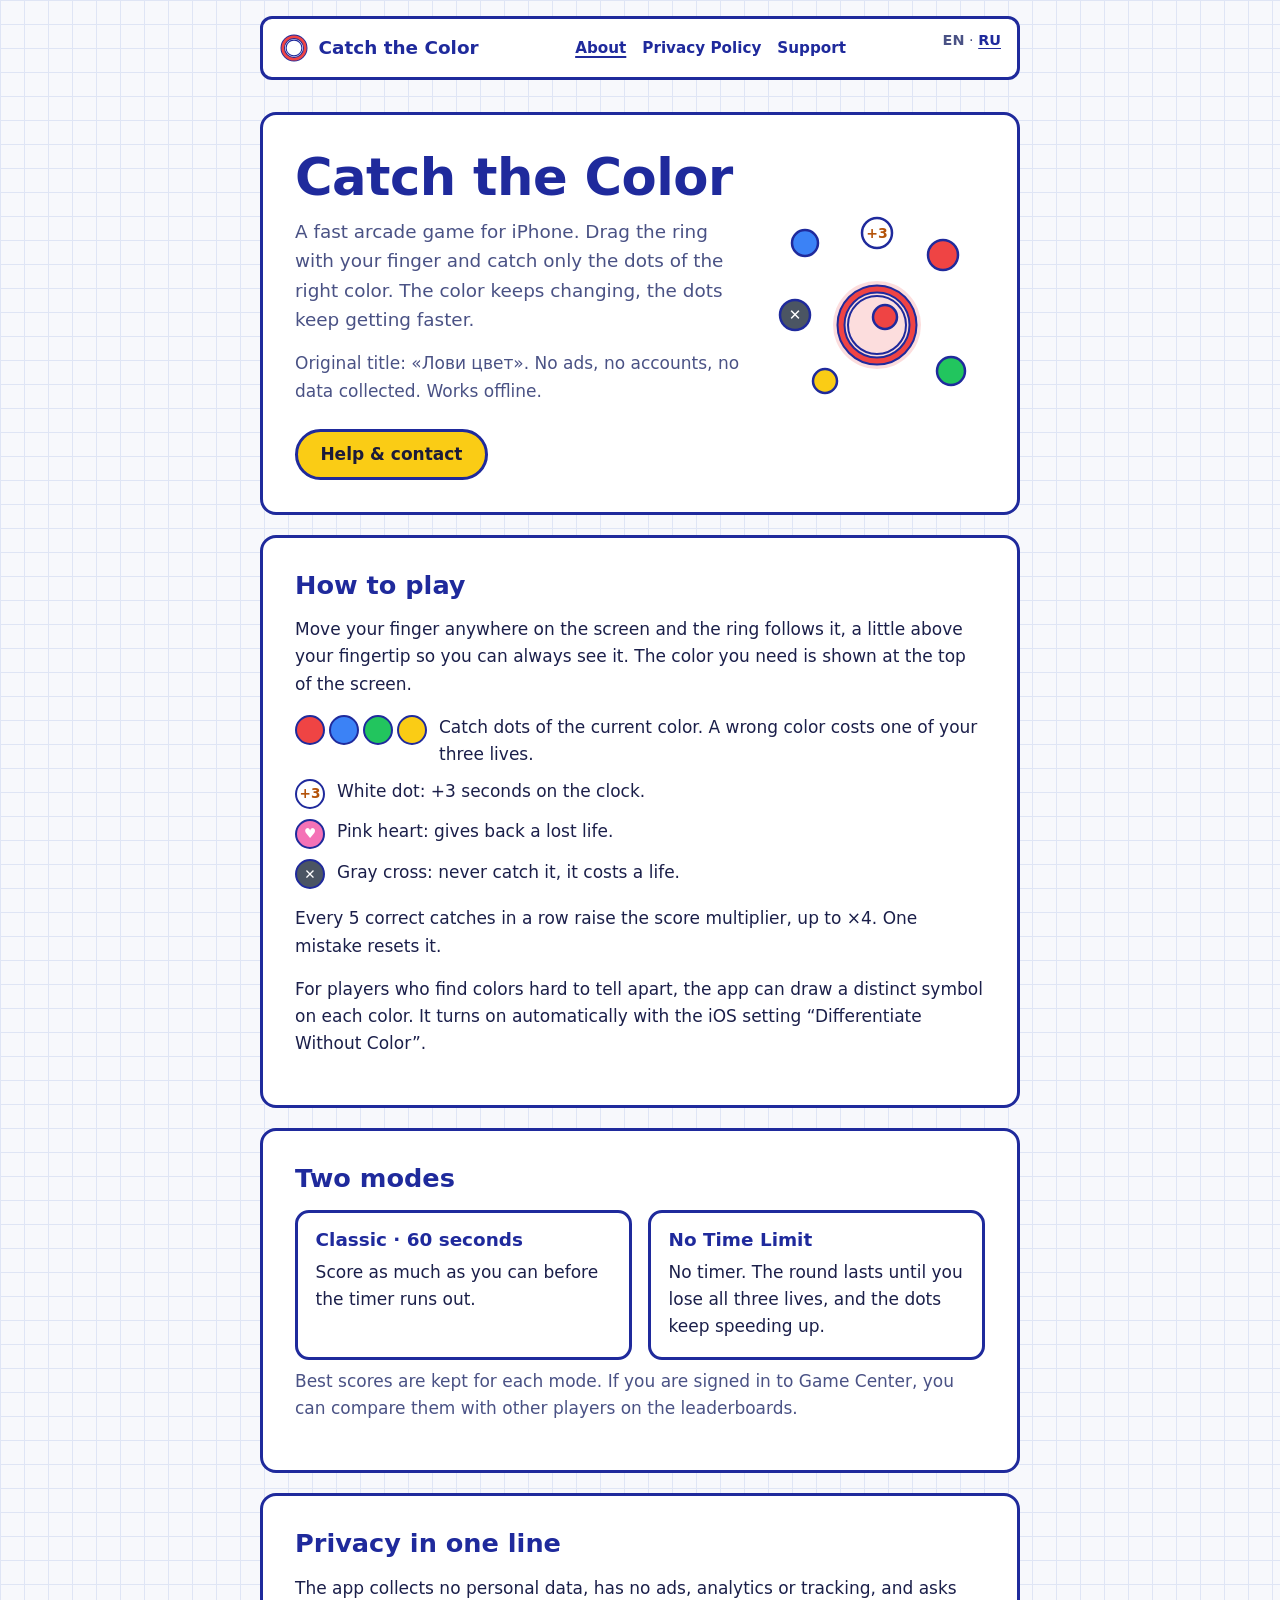
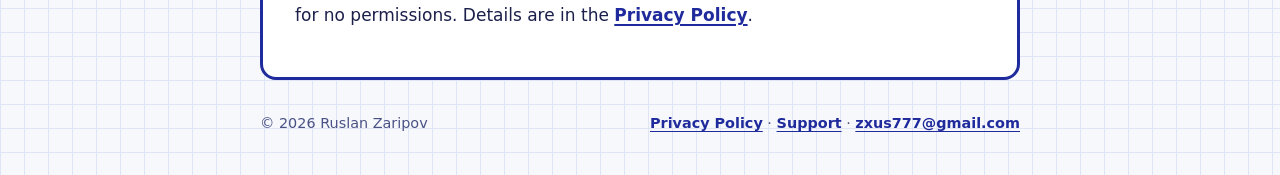
<file: index.html>
<!doctype html>
<html lang="en">
<head>
  <meta charset="utf-8">
  <meta name="viewport" content="width=device-width, initial-scale=1">
  <title>Catch the Color: arcade game for iPhone</title>
  <meta name="description" content="Catch the Color (Лови цвет) is a fast arcade game for iPhone: drag the ring with your finger and catch dots of the right color. No ads, no accounts, no data collected.">
  <link rel="alternate" hreflang="ru" href="ru/index.html">
  <link rel="alternate" hreflang="en" href="index.html">
  <link rel="icon" href="favicon.svg" type="image/svg+xml">
  <link rel="stylesheet" href="styles.css">
</head>
<body>
  <header class="site-header">
    <div class="container">
      <div class="bar">
        <a class="brand" href="index.html">
          <svg width="30" height="30" viewBox="0 0 40 40" aria-hidden="true"><circle cx="20" cy="20" r="15" fill="none" stroke="currentColor" stroke-width="6"/><circle cx="20" cy="20" r="15" fill="none" style="stroke:var(--red)" stroke-width="3.5"/><circle cx="20" cy="20" r="10.5" fill="none" stroke="currentColor" stroke-width="1.4"/></svg>
          Catch the Color
        </a>
        <nav aria-label="Site">
          <a aria-current="page" href="index.html">About</a>
          <a href="privacy.html">Privacy Policy</a>
          <a href="support.html">Support</a>
        </nav>
        <p class="lang"><a aria-current="page" href="index.html">EN</a> · <a href="ru/index.html" lang="ru">RU</a></p>
      </div>
    </div>
  </header>

  <main class="container">
    <section class="card hero">
      <div>
        <h1>Catch the Color</h1>
        <p class="lead">A fast arcade game for iPhone. Drag the ring with your finger and catch only the dots of the right color. The color keeps changing, the dots keep getting faster.</p>
        <p class="muted">Original title: &laquo;Лови цвет&raquo;. No ads, no accounts, no data collected. Works offline.</p>
        <a class="pill" href="support.html">Help &amp; contact</a>
      </div>
      <svg viewBox="0 0 220 220" role="img" aria-label="The ring catching colored dots">
        <circle cx="40" cy="40" r="13" style="fill:var(--blue);stroke:var(--ink)" stroke-width="2.5"/>
        <circle cx="178" cy="52" r="15" style="fill:var(--red);stroke:var(--ink)" stroke-width="2.5"/>
        <circle cx="60" cy="178" r="12" style="fill:var(--yellow);stroke:var(--ink)" stroke-width="2.5"/>
        <circle cx="186" cy="168" r="14" style="fill:var(--green);stroke:var(--ink)" stroke-width="2.5"/>
        <circle cx="112" cy="30" r="15" fill="#ffffff" style="stroke:var(--ink)" stroke-width="2.5"/>
        <text x="112" y="35" text-anchor="middle" font-size="14" font-weight="800" fill="#b45309" font-family="system-ui, sans-serif">+3</text>
        <circle cx="30" cy="112" r="15" style="fill:var(--gray);stroke:var(--ink)" stroke-width="2.5"/>
        <text x="30" y="117" text-anchor="middle" font-size="15" font-weight="800" fill="#ffffff" font-family="system-ui, sans-serif">✕</text>
        <circle cx="112" cy="122" r="44" style="fill:var(--red)" opacity="0.18"/>
        <circle cx="112" cy="122" r="36" fill="none" style="stroke:var(--ink)" stroke-width="9"/>
        <circle cx="112" cy="122" r="36" fill="none" style="stroke:var(--red)" stroke-width="5"/>
        <circle cx="112" cy="122" r="29" fill="none" style="stroke:var(--ink)" stroke-width="2"/>
        <circle cx="120" cy="114" r="12" style="fill:var(--red);stroke:var(--ink)" stroke-width="2.5"/>
      </svg>
    </section>

    <section class="card">
      <h2>How to play</h2>
      <p>Move your finger anywhere on the screen and the ring follows it, a little above your fingertip so you can always see it. The color you need is shown at the top of the screen.</p>
      <ul class="legend">
        <li><span class="dots"><span class="dot red"></span><span class="dot blue"></span><span class="dot green"></span><span class="dot yellow"></span></span><span>Catch dots of the current color. A wrong color costs one of your three lives.</span></li>
        <li><span class="dot white" aria-hidden="true">+3</span><span>White dot: +3 seconds on the clock.</span></li>
        <li><span class="dot pink" aria-hidden="true">♥</span><span>Pink heart: gives back a lost life.</span></li>
        <li><span class="dot gray" aria-hidden="true">✕</span><span>Gray cross: never catch it, it costs a life.</span></li>
      </ul>
      <p>Every 5 correct catches in a row raise the score multiplier, up to &times;4. One mistake resets it.</p>
      <p>For players who find colors hard to tell apart, the app can draw a distinct symbol on each color. It turns on automatically with the iOS setting &ldquo;Differentiate Without Color&rdquo;.</p>
    </section>

    <section class="card">
      <h2>Two modes</h2>
      <div class="modes">
        <div class="mode">
          <h3>Classic &middot; 60 seconds</h3>
          <p>Score as much as you can before the timer runs out.</p>
        </div>
        <div class="mode">
          <h3>No Time Limit</h3>
          <p>No timer. The round lasts until you lose all three lives, and the dots keep speeding up.</p>
        </div>
      </div>
      <p class="muted">Best scores are kept for each mode. If you are signed in to Game Center, you can compare them with other players on the leaderboards.</p>
    </section>

    <section class="card">
      <h2>Privacy in one line</h2>
      <p>The app collects no personal data, has no ads, analytics or tracking, and asks for no permissions. Details are in the <a href="privacy.html">Privacy Policy</a>.</p>
    </section>
  </main>

  <footer class="site-footer">
    <div class="container">
      <p>&copy; 2026 Ruslan Zaripov</p>
      <p><a href="privacy.html">Privacy Policy</a> &middot; <a href="support.html">Support</a> &middot; <a href="mailto:zxus777@gmail.com">zxus777@gmail.com</a></p>
    </div>
  </footer>
</body>
</html>
</file>
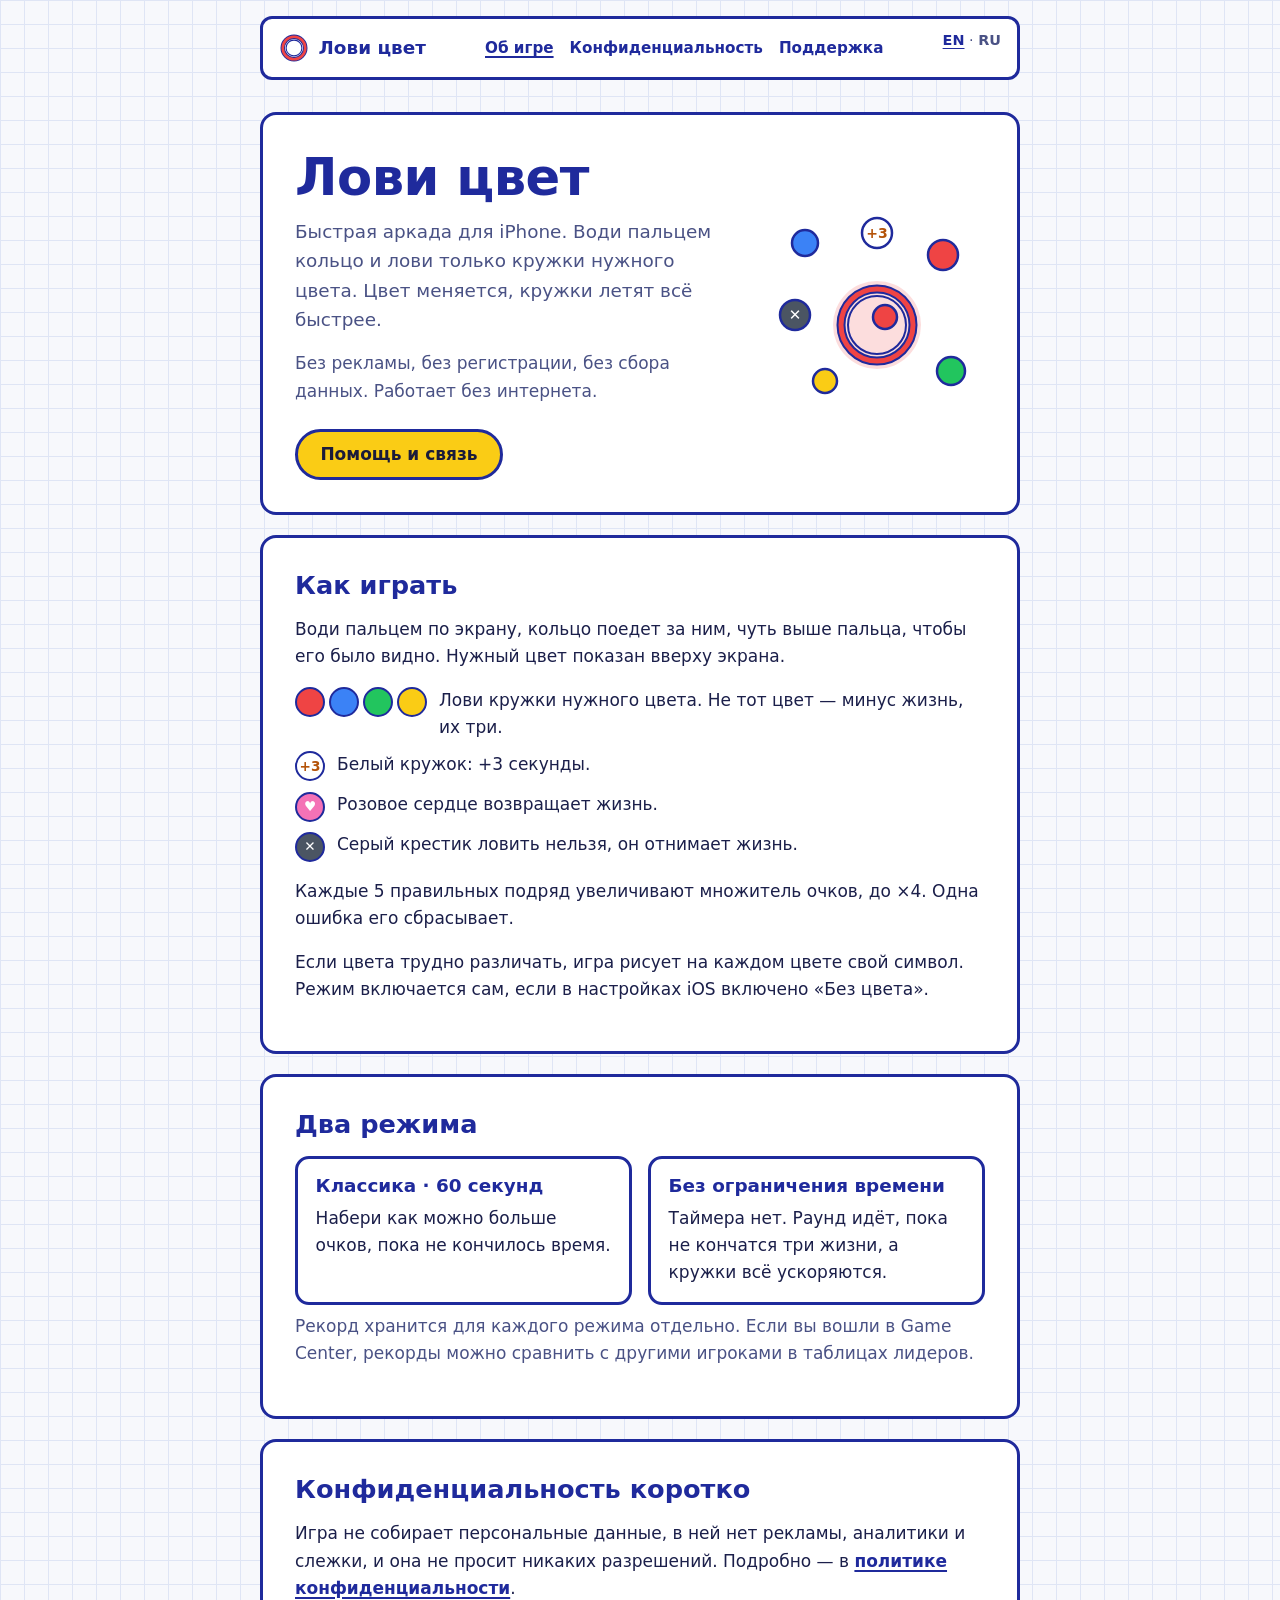
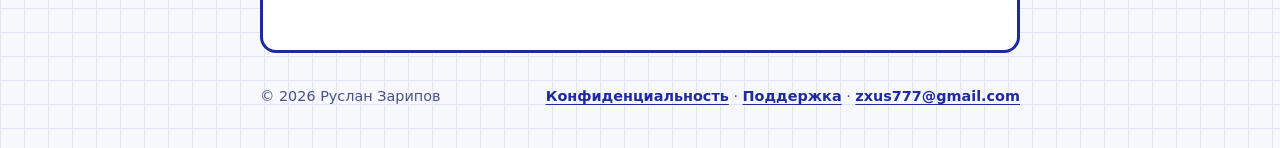
<file: ru/index.html>
<!doctype html>
<html lang="ru">
<head>
  <meta charset="utf-8">
  <meta name="viewport" content="width=device-width, initial-scale=1">
  <title>Лови цвет: аркада для iPhone</title>
  <meta name="description" content="«Лови цвет» — быстрая аркада для iPhone: води кольцо пальцем и лови кружки нужного цвета. Без рекламы, без регистрации, без сбора данных.">
  <link rel="alternate" hreflang="ru" href="index.html">
  <link rel="alternate" hreflang="en" href="../index.html">
  <link rel="icon" href="../favicon.svg" type="image/svg+xml">
  <link rel="stylesheet" href="../styles.css">
</head>
<body>
  <header class="site-header">
    <div class="container">
      <div class="bar">
        <a class="brand" href="index.html">
          <svg width="30" height="30" viewBox="0 0 40 40" aria-hidden="true"><circle cx="20" cy="20" r="15" fill="none" stroke="currentColor" stroke-width="6"/><circle cx="20" cy="20" r="15" fill="none" style="stroke:var(--red)" stroke-width="3.5"/><circle cx="20" cy="20" r="10.5" fill="none" stroke="currentColor" stroke-width="1.4"/></svg>
          Лови цвет
        </a>
        <nav aria-label="Разделы сайта">
          <a aria-current="page" href="index.html">Об игре</a>
          <a href="privacy.html">Конфиденциальность</a>
          <a href="support.html">Поддержка</a>
        </nav>
        <p class="lang"><a href="../index.html" lang="en">EN</a> · <a aria-current="page" href="index.html">RU</a></p>
      </div>
    </div>
  </header>

  <main class="container">
    <section class="card hero">
      <div>
        <h1>Лови цвет</h1>
        <p class="lead">Быстрая аркада для iPhone. Води пальцем кольцо и лови только кружки нужного цвета. Цвет меняется, кружки летят всё быстрее.</p>
        <p class="muted">Без рекламы, без регистрации, без сбора данных. Работает без интернета.</p>
        <a class="pill" href="support.html">Помощь и связь</a>
      </div>
      <svg viewBox="0 0 220 220" role="img" aria-label="Кольцо ловит цветные кружки">
        <circle cx="40" cy="40" r="13" style="fill:var(--blue);stroke:var(--ink)" stroke-width="2.5"/>
        <circle cx="178" cy="52" r="15" style="fill:var(--red);stroke:var(--ink)" stroke-width="2.5"/>
        <circle cx="60" cy="178" r="12" style="fill:var(--yellow);stroke:var(--ink)" stroke-width="2.5"/>
        <circle cx="186" cy="168" r="14" style="fill:var(--green);stroke:var(--ink)" stroke-width="2.5"/>
        <circle cx="112" cy="30" r="15" fill="#ffffff" style="stroke:var(--ink)" stroke-width="2.5"/>
        <text x="112" y="35" text-anchor="middle" font-size="14" font-weight="800" fill="#b45309" font-family="system-ui, sans-serif">+3</text>
        <circle cx="30" cy="112" r="15" style="fill:var(--gray);stroke:var(--ink)" stroke-width="2.5"/>
        <text x="30" y="117" text-anchor="middle" font-size="15" font-weight="800" fill="#ffffff" font-family="system-ui, sans-serif">✕</text>
        <circle cx="112" cy="122" r="44" style="fill:var(--red)" opacity="0.18"/>
        <circle cx="112" cy="122" r="36" fill="none" style="stroke:var(--ink)" stroke-width="9"/>
        <circle cx="112" cy="122" r="36" fill="none" style="stroke:var(--red)" stroke-width="5"/>
        <circle cx="112" cy="122" r="29" fill="none" style="stroke:var(--ink)" stroke-width="2"/>
        <circle cx="120" cy="114" r="12" style="fill:var(--red);stroke:var(--ink)" stroke-width="2.5"/>
      </svg>
    </section>

    <section class="card">
      <h2>Как играть</h2>
      <p>Води пальцем по экрану, кольцо поедет за ним, чуть выше пальца, чтобы его было видно. Нужный цвет показан вверху экрана.</p>
      <ul class="legend">
        <li><span class="dots"><span class="dot red"></span><span class="dot blue"></span><span class="dot green"></span><span class="dot yellow"></span></span><span>Лови кружки нужного цвета. Не тот цвет — минус жизнь, их три.</span></li>
        <li><span class="dot white" aria-hidden="true">+3</span><span>Белый кружок: +3 секунды.</span></li>
        <li><span class="dot pink" aria-hidden="true">♥</span><span>Розовое сердце возвращает жизнь.</span></li>
        <li><span class="dot gray" aria-hidden="true">✕</span><span>Серый крестик ловить нельзя, он отнимает жизнь.</span></li>
      </ul>
      <p>Каждые 5 правильных подряд увеличивают множитель очков, до &times;4. Одна ошибка его сбрасывает.</p>
      <p>Если цвета трудно различать, игра рисует на каждом цвете свой символ. Режим включается сам, если в настройках iOS включено «Без цвета».</p>
    </section>

    <section class="card">
      <h2>Два режима</h2>
      <div class="modes">
        <div class="mode">
          <h3>Классика &middot; 60 секунд</h3>
          <p>Набери как можно больше очков, пока не кончилось время.</p>
        </div>
        <div class="mode">
          <h3>Без ограничения времени</h3>
          <p>Таймера нет. Раунд идёт, пока не кончатся три жизни, а кружки всё ускоряются.</p>
        </div>
      </div>
      <p class="muted">Рекорд хранится для каждого режима отдельно. Если вы вошли в Game Center, рекорды можно сравнить с другими игроками в таблицах лидеров.</p>
    </section>

    <section class="card">
      <h2>Конфиденциальность коротко</h2>
      <p>Игра не собирает персональные данные, в ней нет рекламы, аналитики и слежки, и она не просит никаких разрешений. Подробно — в <a href="privacy.html">политике конфиденциальности</a>.</p>
    </section>
  </main>

  <footer class="site-footer">
    <div class="container">
      <p>&copy; 2026 Руслан Зарипов</p>
      <p><a href="privacy.html">Конфиденциальность</a> &middot; <a href="support.html">Поддержка</a> &middot; <a href="mailto:zxus777@gmail.com">zxus777@gmail.com</a></p>
    </div>
  </footer>
</body>
</html>
</file>
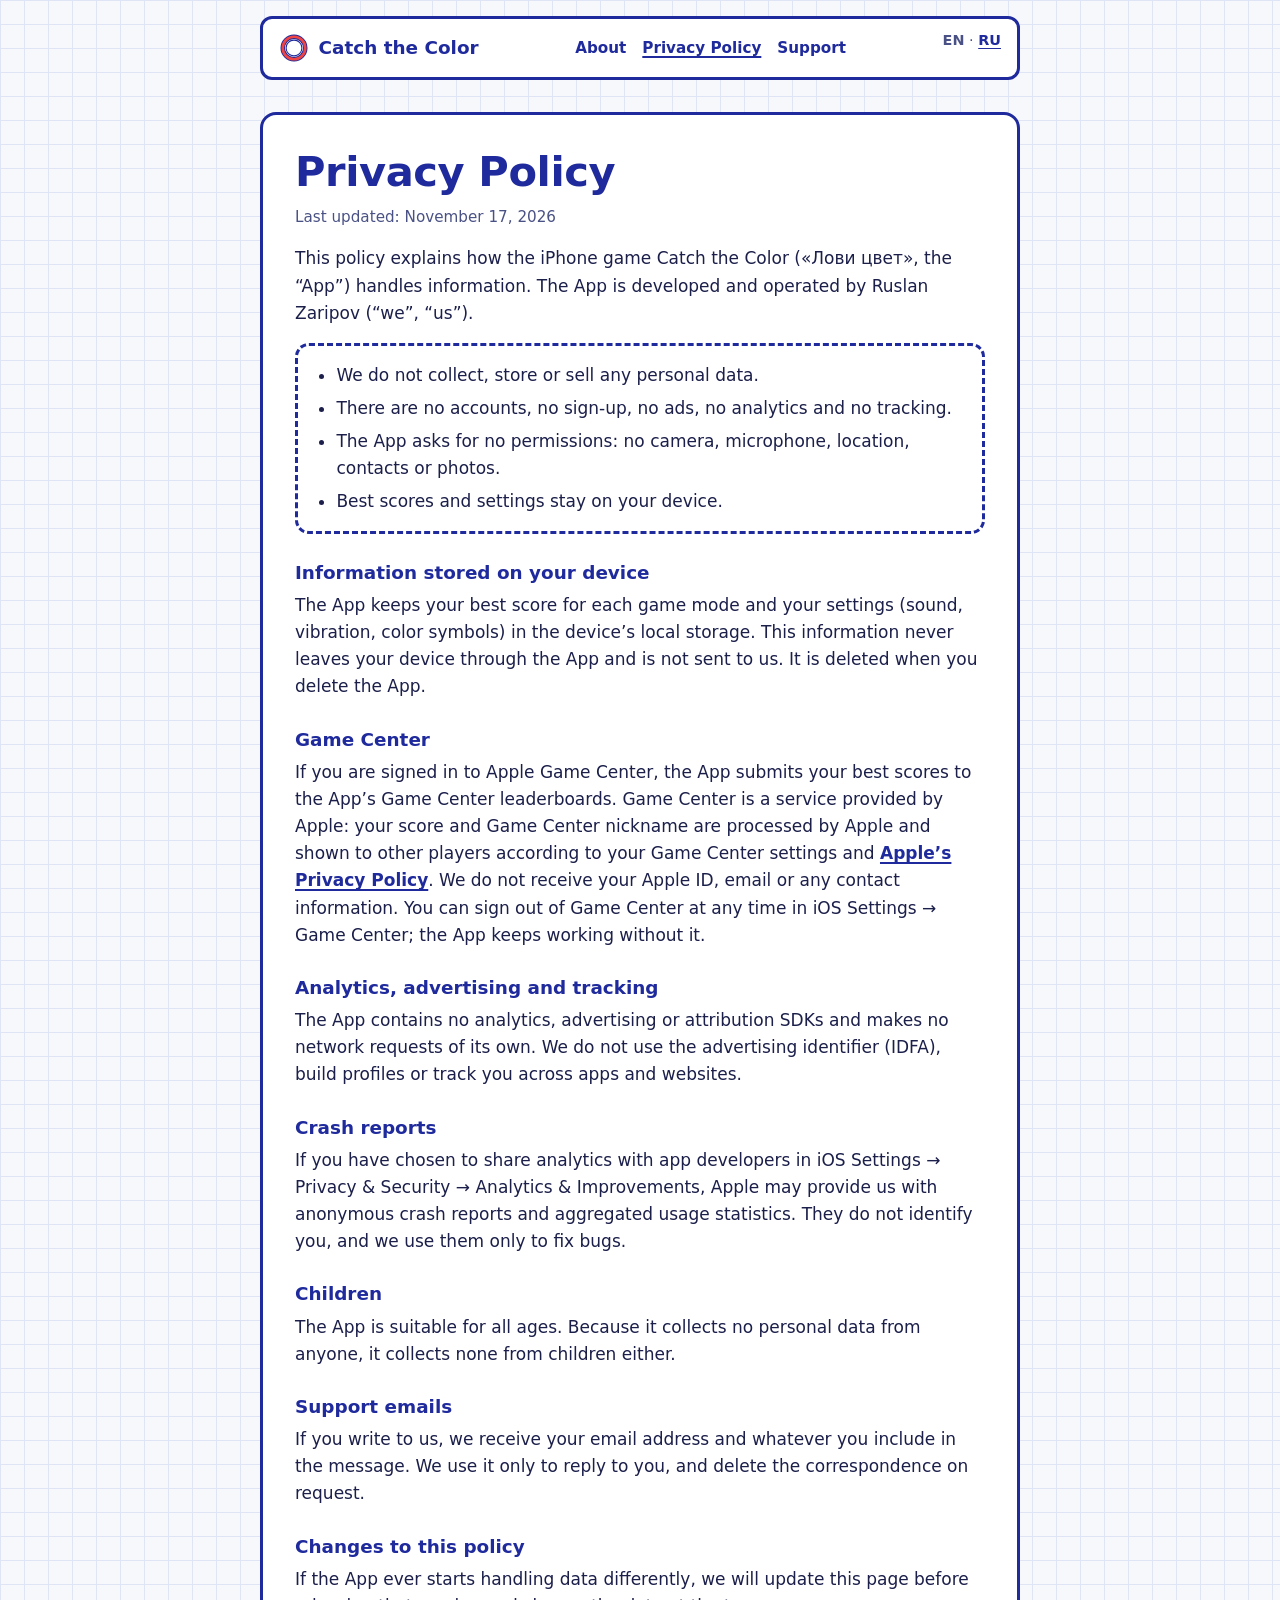
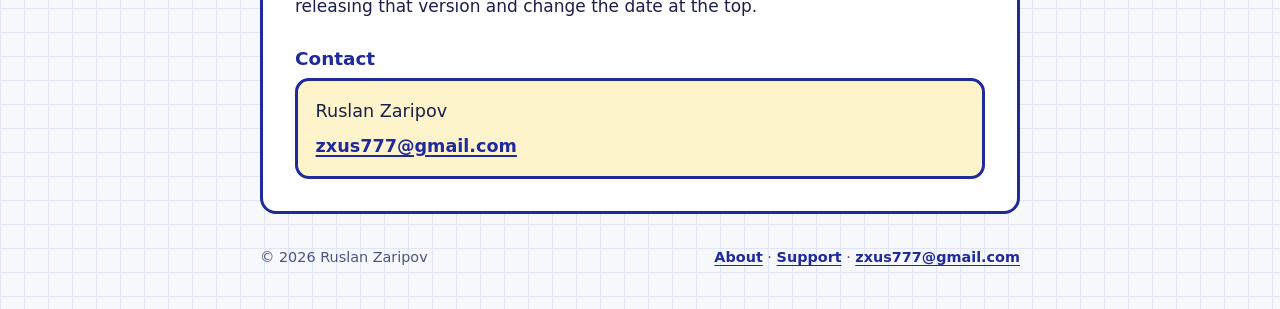
<file: privacy.html>
<!doctype html>
<html lang="en">
<head>
  <meta charset="utf-8">
  <meta name="viewport" content="width=device-width, initial-scale=1">
  <title>Privacy Policy · Catch the Color</title>
  <meta name="description" content="Catch the Color collects no personal data: no accounts, no ads, no analytics, no tracking. Best scores stay on your device.">
  <link rel="alternate" hreflang="ru" href="ru/privacy.html">
  <link rel="alternate" hreflang="en" href="privacy.html">
  <link rel="icon" href="favicon.svg" type="image/svg+xml">
  <link rel="stylesheet" href="styles.css">
</head>
<body>
  <header class="site-header">
    <div class="container">
      <div class="bar">
        <a class="brand" href="index.html">
          <svg width="30" height="30" viewBox="0 0 40 40" aria-hidden="true"><circle cx="20" cy="20" r="15" fill="none" stroke="currentColor" stroke-width="6"/><circle cx="20" cy="20" r="15" fill="none" style="stroke:var(--red)" stroke-width="3.5"/><circle cx="20" cy="20" r="10.5" fill="none" stroke="currentColor" stroke-width="1.4"/></svg>
          Catch the Color
        </a>
        <nav aria-label="Site">
          <a href="index.html">About</a>
          <a aria-current="page" href="privacy.html">Privacy Policy</a>
          <a href="support.html">Support</a>
        </nav>
        <p class="lang"><a aria-current="page" href="privacy.html">EN</a> · <a href="ru/privacy.html" lang="ru">RU</a></p>
      </div>
    </div>
  </header>

  <main class="container">
    <article class="card">
      <h1>Privacy Policy</h1>
      <p class="last-updated">Last updated: November 17, 2026</p>

      <p>This policy explains how the iPhone game Catch the Color (&laquo;Лови цвет&raquo;, the &ldquo;App&rdquo;) handles information. The App is developed and operated by Ruslan Zaripov (&ldquo;we&rdquo;, &ldquo;us&rdquo;).</p>

      <div class="summary">
        <ul>
          <li>We do not collect, store or sell any personal data.</li>
          <li>There are no accounts, no sign-up, no ads, no analytics and no tracking.</li>
          <li>The App asks for no permissions: no camera, microphone, location, contacts or photos.</li>
          <li>Best scores and settings stay on your device.</li>
        </ul>
      </div>

      <h3>Information stored on your device</h3>
      <p>The App keeps your best score for each game mode and your settings (sound, vibration, color symbols) in the device&rsquo;s local storage. This information never leaves your device through the App and is not sent to us. It is deleted when you delete the App.</p>

      <h3>Game Center</h3>
      <p>If you are signed in to Apple Game Center, the App submits your best scores to the App&rsquo;s Game Center leaderboards. Game Center is a service provided by Apple: your score and Game Center nickname are processed by Apple and shown to other players according to your Game Center settings and <a href="https://www.apple.com/legal/privacy/">Apple&rsquo;s Privacy Policy</a>. We do not receive your Apple ID, email or any contact information. You can sign out of Game Center at any time in iOS Settings &rarr; Game Center; the App keeps working without it.</p>

      <h3>Analytics, advertising and tracking</h3>
      <p>The App contains no analytics, advertising or attribution SDKs and makes no network requests of its own. We do not use the advertising identifier (IDFA), build profiles or track you across apps and websites.</p>

      <h3>Crash reports</h3>
      <p>If you have chosen to share analytics with app developers in iOS Settings &rarr; Privacy &amp; Security &rarr; Analytics &amp; Improvements, Apple may provide us with anonymous crash reports and aggregated usage statistics. They do not identify you, and we use them only to fix bugs.</p>

      <h3>Children</h3>
      <p>The App is suitable for all ages. Because it collects no personal data from anyone, it collects none from children either.</p>

      <h3>Support emails</h3>
      <p>If you write to us, we receive your email address and whatever you include in the message. We use it only to reply to you, and delete the correspondence on request.</p>

      <h3>Changes to this policy</h3>
      <p>If the App ever starts handling data differently, we will update this page before releasing that version and change the date at the top.</p>

      <h3>Contact</h3>
      <div class="contact">
        <p>Ruslan Zaripov</p>
        <p><a href="mailto:zxus777@gmail.com">zxus777@gmail.com</a></p>
      </div>
    </article>
  </main>

  <footer class="site-footer">
    <div class="container">
      <p>&copy; 2026 Ruslan Zaripov</p>
      <p><a href="index.html">About</a> &middot; <a href="support.html">Support</a> &middot; <a href="mailto:zxus777@gmail.com">zxus777@gmail.com</a></p>
    </div>
  </footer>
</body>
</html>
</file>
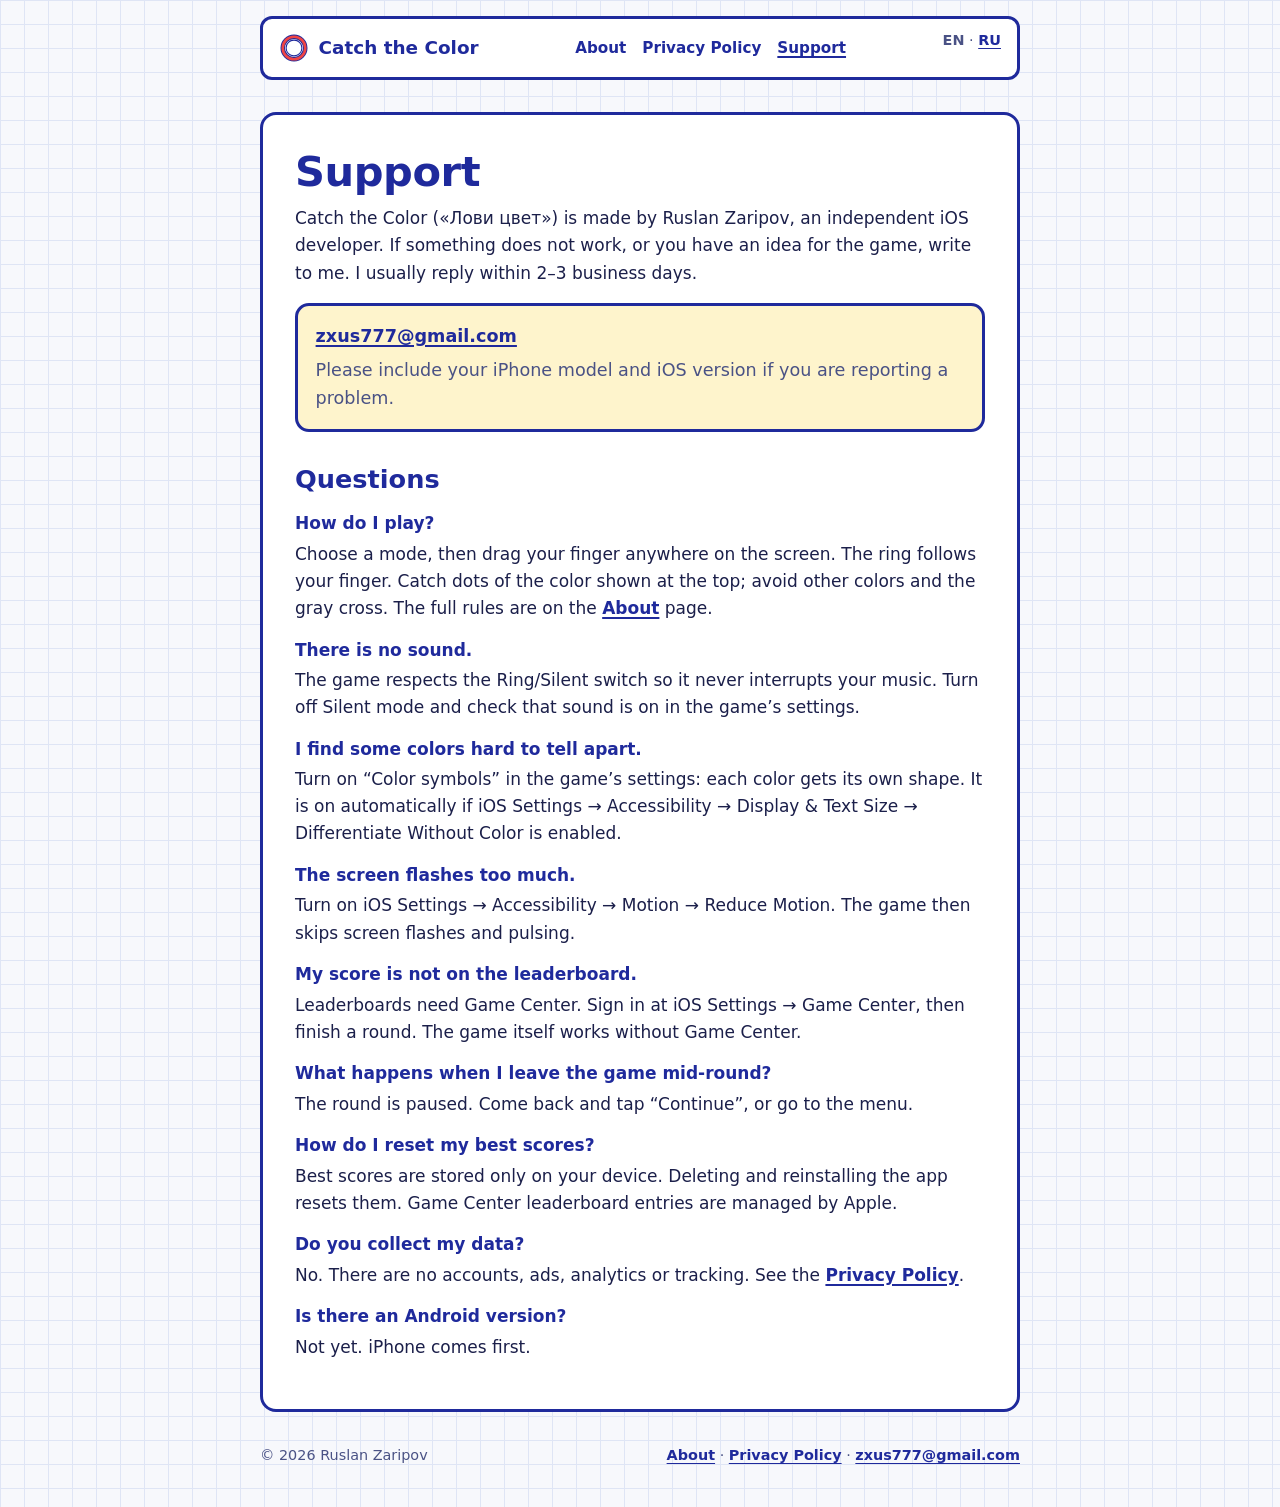
<file: support.html>
<!doctype html>
<html lang="en">
<head>
  <meta charset="utf-8">
  <meta name="viewport" content="width=device-width, initial-scale=1">
  <title>Support · Catch the Color</title>
  <meta name="description" content="Help with Catch the Color: how to play, sound, colors, Game Center, and how to contact the developer.">
  <link rel="alternate" hreflang="ru" href="ru/support.html">
  <link rel="alternate" hreflang="en" href="support.html">
  <link rel="icon" href="favicon.svg" type="image/svg+xml">
  <link rel="stylesheet" href="styles.css">
</head>
<body>
  <header class="site-header">
    <div class="container">
      <div class="bar">
        <a class="brand" href="index.html">
          <svg width="30" height="30" viewBox="0 0 40 40" aria-hidden="true"><circle cx="20" cy="20" r="15" fill="none" stroke="currentColor" stroke-width="6"/><circle cx="20" cy="20" r="15" fill="none" style="stroke:var(--red)" stroke-width="3.5"/><circle cx="20" cy="20" r="10.5" fill="none" stroke="currentColor" stroke-width="1.4"/></svg>
          Catch the Color
        </a>
        <nav aria-label="Site">
          <a href="index.html">About</a>
          <a href="privacy.html">Privacy Policy</a>
          <a aria-current="page" href="support.html">Support</a>
        </nav>
        <p class="lang"><a aria-current="page" href="support.html">EN</a> · <a href="ru/support.html" lang="ru">RU</a></p>
      </div>
    </div>
  </header>

  <main class="container">
    <article class="card">
      <h1>Support</h1>
      <p>Catch the Color (&laquo;Лови цвет&raquo;) is made by Ruslan Zaripov, an independent iOS developer. If something does not work, or you have an idea for the game, write to me. I usually reply within 2&ndash;3 business days.</p>

      <div class="contact">
        <p><a href="mailto:zxus777@gmail.com?subject=Catch%20the%20Color">zxus777@gmail.com</a></p>
        <p class="muted">Please include your iPhone model and iOS version if you are reporting a problem.</p>
      </div>

      <h2>Questions</h2>
      <dl>
        <dt>How do I play?</dt>
        <dd>Choose a mode, then drag your finger anywhere on the screen. The ring follows your finger. Catch dots of the color shown at the top; avoid other colors and the gray cross. The full rules are on the <a href="index.html">About</a> page.</dd>

        <dt>There is no sound.</dt>
        <dd>The game respects the Ring/Silent switch so it never interrupts your music. Turn off Silent mode and check that sound is on in the game&rsquo;s settings.</dd>

        <dt>I find some colors hard to tell apart.</dt>
        <dd>Turn on &ldquo;Color symbols&rdquo; in the game&rsquo;s settings: each color gets its own shape. It is on automatically if iOS Settings &rarr; Accessibility &rarr; Display &amp; Text Size &rarr; Differentiate Without Color is enabled.</dd>

        <dt>The screen flashes too much.</dt>
        <dd>Turn on iOS Settings &rarr; Accessibility &rarr; Motion &rarr; Reduce Motion. The game then skips screen flashes and pulsing.</dd>

        <dt>My score is not on the leaderboard.</dt>
        <dd>Leaderboards need Game Center. Sign in at iOS Settings &rarr; Game Center, then finish a round. The game itself works without Game Center.</dd>

        <dt>What happens when I leave the game mid-round?</dt>
        <dd>The round is paused. Come back and tap &ldquo;Continue&rdquo;, or go to the menu.</dd>

        <dt>How do I reset my best scores?</dt>
        <dd>Best scores are stored only on your device. Deleting and reinstalling the app resets them. Game Center leaderboard entries are managed by Apple.</dd>

        <dt>Do you collect my data?</dt>
        <dd>No. There are no accounts, ads, analytics or tracking. See the <a href="privacy.html">Privacy Policy</a>.</dd>

        <dt>Is there an Android version?</dt>
        <dd>Not yet. iPhone comes first.</dd>
      </dl>
    </article>
  </main>

  <footer class="site-footer">
    <div class="container">
      <p>&copy; 2026 Ruslan Zaripov</p>
      <p><a href="index.html">About</a> &middot; <a href="privacy.html">Privacy Policy</a> &middot; <a href="mailto:zxus777@gmail.com">zxus777@gmail.com</a></p>
    </div>
  </footer>
</body>
</html>
</file>
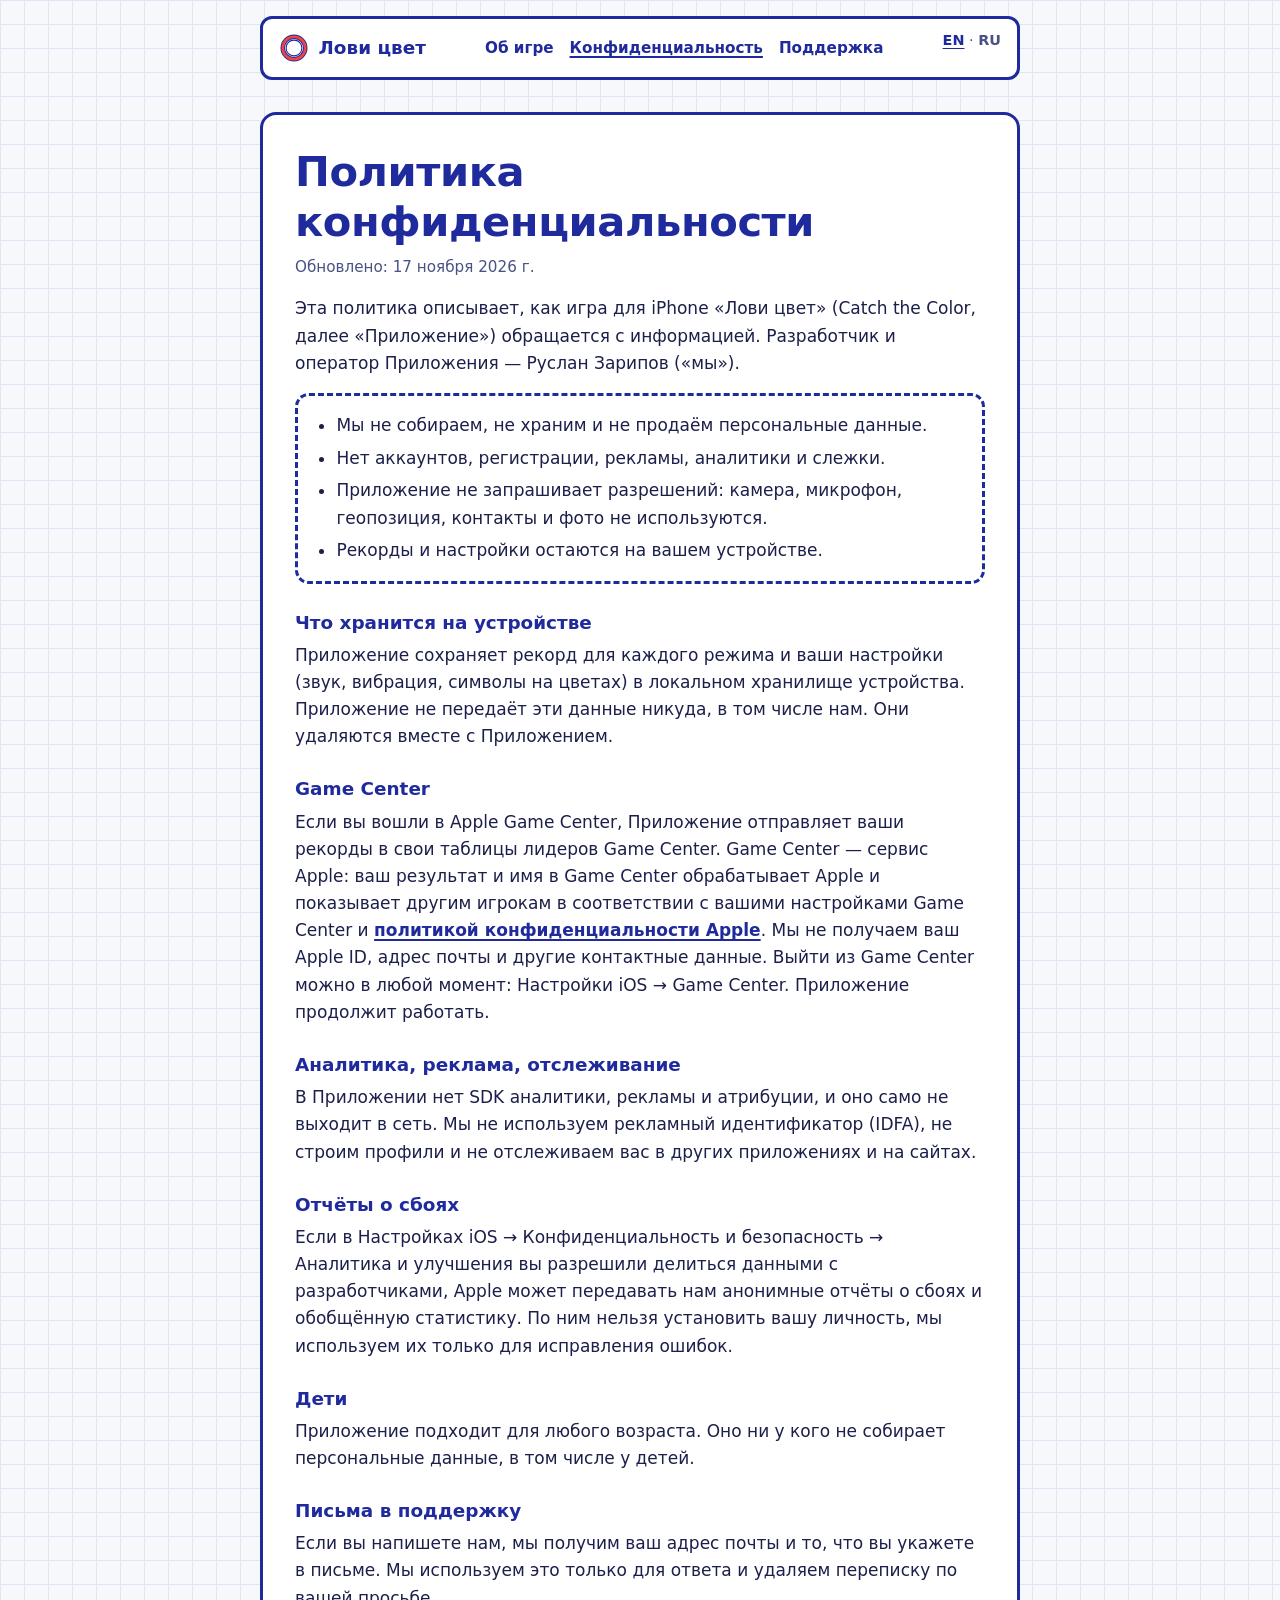
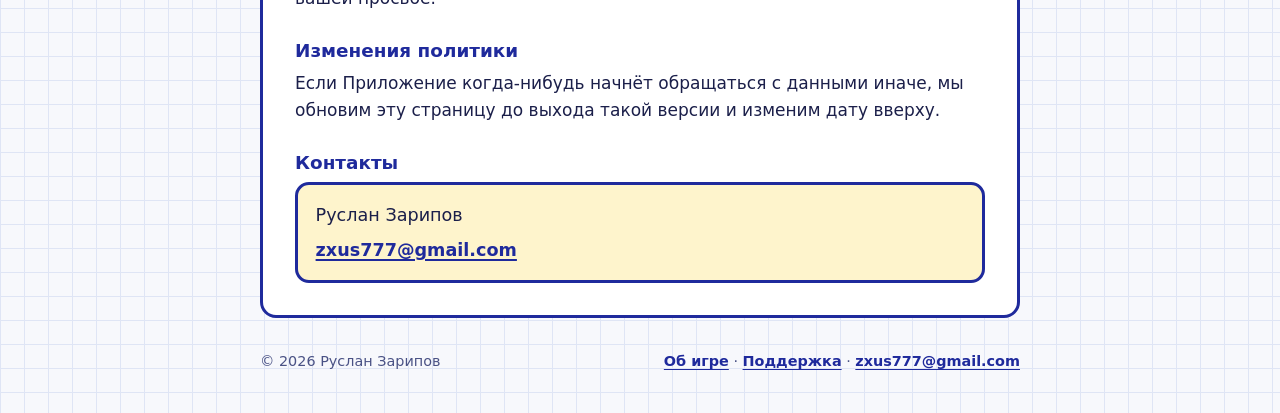
<file: ru/privacy.html>
<!doctype html>
<html lang="ru">
<head>
  <meta charset="utf-8">
  <meta name="viewport" content="width=device-width, initial-scale=1">
  <title>Политика конфиденциальности · Лови цвет</title>
  <meta name="description" content="«Лови цвет» не собирает персональные данные: нет аккаунтов, рекламы, аналитики и слежки. Рекорды хранятся на устройстве.">
  <link rel="alternate" hreflang="ru" href="privacy.html">
  <link rel="alternate" hreflang="en" href="../privacy.html">
  <link rel="icon" href="../favicon.svg" type="image/svg+xml">
  <link rel="stylesheet" href="../styles.css">
</head>
<body>
  <header class="site-header">
    <div class="container">
      <div class="bar">
        <a class="brand" href="index.html">
          <svg width="30" height="30" viewBox="0 0 40 40" aria-hidden="true"><circle cx="20" cy="20" r="15" fill="none" stroke="currentColor" stroke-width="6"/><circle cx="20" cy="20" r="15" fill="none" style="stroke:var(--red)" stroke-width="3.5"/><circle cx="20" cy="20" r="10.5" fill="none" stroke="currentColor" stroke-width="1.4"/></svg>
          Лови цвет
        </a>
        <nav aria-label="Разделы сайта">
          <a href="index.html">Об игре</a>
          <a aria-current="page" href="privacy.html">Конфиденциальность</a>
          <a href="support.html">Поддержка</a>
        </nav>
        <p class="lang"><a href="../privacy.html" lang="en">EN</a> · <a aria-current="page" href="privacy.html">RU</a></p>
      </div>
    </div>
  </header>

  <main class="container">
    <article class="card">
      <h1>Политика конфиденциальности</h1>
      <p class="last-updated">Обновлено: 17 ноября 2026 г.</p>

      <p>Эта политика описывает, как игра для iPhone «Лови цвет» (Catch the Color, далее «Приложение») обращается с информацией. Разработчик и оператор Приложения — Руслан Зарипов («мы»).</p>

      <div class="summary">
        <ul>
          <li>Мы не собираем, не храним и не продаём персональные данные.</li>
          <li>Нет аккаунтов, регистрации, рекламы, аналитики и слежки.</li>
          <li>Приложение не запрашивает разрешений: камера, микрофон, геопозиция, контакты и фото не используются.</li>
          <li>Рекорды и настройки остаются на вашем устройстве.</li>
        </ul>
      </div>

      <h3>Что хранится на устройстве</h3>
      <p>Приложение сохраняет рекорд для каждого режима и ваши настройки (звук, вибрация, символы на цветах) в локальном хранилище устройства. Приложение не передаёт эти данные никуда, в том числе нам. Они удаляются вместе с Приложением.</p>

      <h3>Game Center</h3>
      <p>Если вы вошли в Apple Game Center, Приложение отправляет ваши рекорды в свои таблицы лидеров Game Center. Game Center — сервис Apple: ваш результат и имя в Game Center обрабатывает Apple и показывает другим игрокам в соответствии с вашими настройками Game Center и <a href="https://www.apple.com/ru/legal/privacy/">политикой конфиденциальности Apple</a>. Мы не получаем ваш Apple ID, адрес почты и другие контактные данные. Выйти из Game Center можно в любой момент: Настройки iOS &rarr; Game Center. Приложение продолжит работать.</p>

      <h3>Аналитика, реклама, отслеживание</h3>
      <p>В Приложении нет SDK аналитики, рекламы и атрибуции, и оно само не выходит в сеть. Мы не используем рекламный идентификатор (IDFA), не строим профили и не отслеживаем вас в других приложениях и на сайтах.</p>

      <h3>Отчёты о сбоях</h3>
      <p>Если в Настройках iOS &rarr; Конфиденциальность и безопасность &rarr; Аналитика и улучшения вы разрешили делиться данными с разработчиками, Apple может передавать нам анонимные отчёты о сбоях и обобщённую статистику. По ним нельзя установить вашу личность, мы используем их только для исправления ошибок.</p>

      <h3>Дети</h3>
      <p>Приложение подходит для любого возраста. Оно ни у кого не собирает персональные данные, в том числе у детей.</p>

      <h3>Письма в поддержку</h3>
      <p>Если вы напишете нам, мы получим ваш адрес почты и то, что вы укажете в письме. Мы используем это только для ответа и удаляем переписку по вашей просьбе.</p>

      <h3>Изменения политики</h3>
      <p>Если Приложение когда-нибудь начнёт обращаться с данными иначе, мы обновим эту страницу до выхода такой версии и изменим дату вверху.</p>

      <h3>Контакты</h3>
      <div class="contact">
        <p>Руслан Зарипов</p>
        <p><a href="mailto:zxus777@gmail.com">zxus777@gmail.com</a></p>
      </div>
    </article>
  </main>

  <footer class="site-footer">
    <div class="container">
      <p>&copy; 2026 Руслан Зарипов</p>
      <p><a href="index.html">Об игре</a> &middot; <a href="support.html">Поддержка</a> &middot; <a href="mailto:zxus777@gmail.com">zxus777@gmail.com</a></p>
    </div>
  </footer>
</body>
</html>
</file>
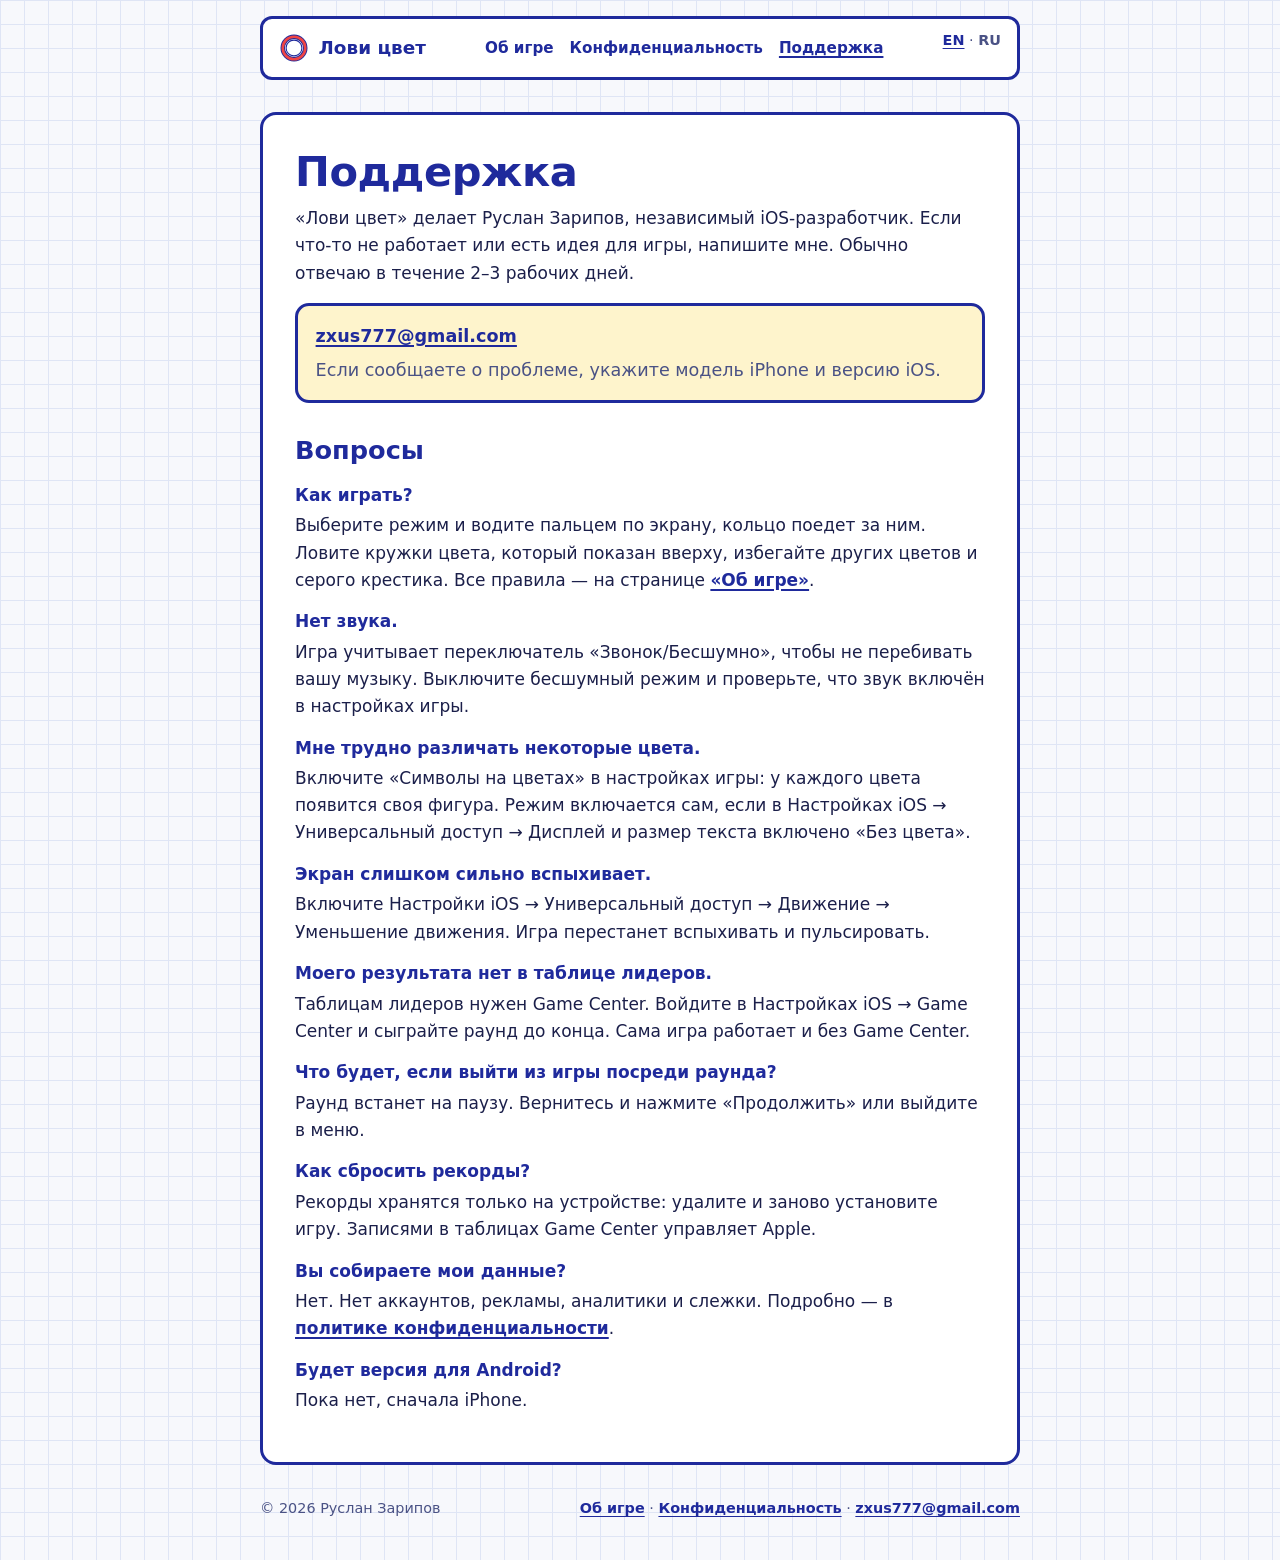
<file: ru/support.html>
<!doctype html>
<html lang="ru">
<head>
  <meta charset="utf-8">
  <meta name="viewport" content="width=device-width, initial-scale=1">
  <title>Поддержка · Лови цвет</title>
  <meta name="description" content="Помощь по игре «Лови цвет»: как играть, звук, цвета, Game Center и как связаться с разработчиком.">
  <link rel="alternate" hreflang="ru" href="support.html">
  <link rel="alternate" hreflang="en" href="../support.html">
  <link rel="icon" href="../favicon.svg" type="image/svg+xml">
  <link rel="stylesheet" href="../styles.css">
</head>
<body>
  <header class="site-header">
    <div class="container">
      <div class="bar">
        <a class="brand" href="index.html">
          <svg width="30" height="30" viewBox="0 0 40 40" aria-hidden="true"><circle cx="20" cy="20" r="15" fill="none" stroke="currentColor" stroke-width="6"/><circle cx="20" cy="20" r="15" fill="none" style="stroke:var(--red)" stroke-width="3.5"/><circle cx="20" cy="20" r="10.5" fill="none" stroke="currentColor" stroke-width="1.4"/></svg>
          Лови цвет
        </a>
        <nav aria-label="Разделы сайта">
          <a href="index.html">Об игре</a>
          <a href="privacy.html">Конфиденциальность</a>
          <a aria-current="page" href="support.html">Поддержка</a>
        </nav>
        <p class="lang"><a href="../support.html" lang="en">EN</a> · <a aria-current="page" href="support.html">RU</a></p>
      </div>
    </div>
  </header>

  <main class="container">
    <article class="card">
      <h1>Поддержка</h1>
      <p>«Лови цвет» делает Руслан Зарипов, независимый iOS-разработчик. Если что-то не работает или есть идея для игры, напишите мне. Обычно отвечаю в течение 2&ndash;3 рабочих дней.</p>

      <div class="contact">
        <p><a href="mailto:zxus777@gmail.com?subject=%D0%9B%D0%BE%D0%B2%D0%B8%20%D1%86%D0%B2%D0%B5%D1%82">zxus777@gmail.com</a></p>
        <p class="muted">Если сообщаете о проблеме, укажите модель iPhone и версию iOS.</p>
      </div>

      <h2>Вопросы</h2>
      <dl>
        <dt>Как играть?</dt>
        <dd>Выберите режим и водите пальцем по экрану, кольцо поедет за ним. Ловите кружки цвета, который показан вверху, избегайте других цветов и серого крестика. Все правила — на странице <a href="index.html">«Об игре»</a>.</dd>

        <dt>Нет звука.</dt>
        <dd>Игра учитывает переключатель «Звонок/Бесшумно», чтобы не перебивать вашу музыку. Выключите бесшумный режим и проверьте, что звук включён в настройках игры.</dd>

        <dt>Мне трудно различать некоторые цвета.</dt>
        <dd>Включите «Символы на цветах» в настройках игры: у каждого цвета появится своя фигура. Режим включается сам, если в Настройках iOS &rarr; Универсальный доступ &rarr; Дисплей и размер текста включено «Без цвета».</dd>

        <dt>Экран слишком сильно вспыхивает.</dt>
        <dd>Включите Настройки iOS &rarr; Универсальный доступ &rarr; Движение &rarr; Уменьшение движения. Игра перестанет вспыхивать и пульсировать.</dd>

        <dt>Моего результата нет в таблице лидеров.</dt>
        <dd>Таблицам лидеров нужен Game Center. Войдите в Настройках iOS &rarr; Game Center и сыграйте раунд до конца. Сама игра работает и без Game Center.</dd>

        <dt>Что будет, если выйти из игры посреди раунда?</dt>
        <dd>Раунд встанет на паузу. Вернитесь и нажмите «Продолжить» или выйдите в меню.</dd>

        <dt>Как сбросить рекорды?</dt>
        <dd>Рекорды хранятся только на устройстве: удалите и заново установите игру. Записями в таблицах Game Center управляет Apple.</dd>

        <dt>Вы собираете мои данные?</dt>
        <dd>Нет. Нет аккаунтов, рекламы, аналитики и слежки. Подробно — в <a href="privacy.html">политике конфиденциальности</a>.</dd>

        <dt>Будет версия для Android?</dt>
        <dd>Пока нет, сначала iPhone.</dd>
      </dl>
    </article>
  </main>

  <footer class="site-footer">
    <div class="container">
      <p>&copy; 2026 Руслан Зарипов</p>
      <p><a href="index.html">Об игре</a> &middot; <a href="privacy.html">Конфиденциальность</a> &middot; <a href="mailto:zxus777@gmail.com">zxus777@gmail.com</a></p>
    </div>
  </footer>
</body>
</html>
</file>
<file: styles.css>
/* Оформление повторяет игру: тетрадь в клетку, чернильные обводки, четыре игровых цвета. Значения из lovi-cvet.html. */
:root {
  --bg: #f7f8fc;
  --grid: #dfe5f5;
  --ink: #1f2a9c;
  --text: #1b1f4a;
  --muted: #4a5285;
  --card: #ffffff;
  --red: #ef4444;
  --blue: #3b82f6;
  --green: #22c55e;
  --yellow: #facc15;
  --pink: #f472b6;
  --gray: #4b5563;
  color-scheme: light dark;
}

@media (prefers-color-scheme: dark) {
  :root {
    --bg: #0f1226;
    --grid: #1c2147;
    --ink: #dfe4ff;
    --text: #e6e9ff;
    --muted: #a9b0e0;
    --card: #171b3a;
  }
}

* { box-sizing: border-box; }

html { -webkit-text-size-adjust: 100%; }

body {
  margin: 0;
  min-height: 100vh;
  background-color: var(--bg);
  background-image:
    linear-gradient(var(--grid) 1px, transparent 1px),
    linear-gradient(90deg, var(--grid) 1px, transparent 1px);
  background-size: 24px 24px;
  color: var(--text);
  font-family: ui-rounded, "SF Pro Rounded", system-ui, -apple-system, "Segoe UI", Roboto, sans-serif;
  font-size: 17px;
  line-height: 1.6;
}

.container {
  width: min(100% - 2rem, 760px);
  margin: 0 auto;
}

a {
  color: var(--ink);
  font-weight: 600;
  text-decoration-thickness: 0.1em;
  text-underline-offset: 0.18em;
}

a:focus-visible {
  outline: 3px solid var(--yellow);
  outline-offset: 2px;
  border-radius: 4px;
}

/* Шапка: как HUD игры, карточка с толстой обводкой */
.site-header { padding: 1rem 0 0; }

.bar {
  display: flex;
  flex-wrap: wrap;
  align-items: center;
  justify-content: space-between;
  gap: 0.5rem 1.25rem;
  padding: 0.6rem 1rem;
  background: var(--card);
  border: 3px solid var(--ink);
  border-radius: 12px;
}

.brand {
  display: flex;
  align-items: center;
  gap: 0.6rem;
  color: var(--ink);
  font-size: 1.15rem;
  font-weight: 800;
  text-decoration: none;
}

.brand svg { flex: none; }

.bar nav {
  display: flex;
  flex-wrap: wrap;
  gap: 0.25rem 1rem;
  font-size: 0.95rem;
}

.bar nav a { text-decoration: none; }
.bar nav a[aria-current="page"] { text-decoration: underline; text-decoration-thickness: 0.15em; }

.lang { font-size: 0.9rem; color: var(--muted); }
.lang a[aria-current="page"] { text-decoration: none; color: var(--muted); }

main { padding: 2rem 0 1rem; }

.card {
  background: var(--card);
  border: 3px solid var(--ink);
  border-radius: 16px;
  padding: clamp(1.25rem, 4vw, 2rem);
}

.card + .card { margin-top: 1.25rem; }

h1, h2, h3 { color: var(--ink); line-height: 1.2; }
h1 { font-size: clamp(2.2rem, 7vw, 3.2rem); margin: 0 0 0.5rem; letter-spacing: -0.01em; overflow-wrap: break-word; hyphens: auto; }
/* «Политика конфиденциальности» на 390 pt не помещалась в одну строку и давала горизонтальную прокрутку */
article.card h1 { font-size: clamp(1.75rem, 6vw, 2.6rem); }
h2 { font-size: 1.6rem; margin: 0 0 1rem; }
h3 { font-size: 1.15rem; margin: 1.75rem 0 0.5rem; }

p { margin: 0 0 1rem; }
ul, ol { margin: 0 0 1rem; padding-left: 1.3rem; }
li + li { margin-top: 0.35rem; }

.lead { font-size: 1.15rem; color: var(--muted); max-width: 34em; }
.muted { color: var(--muted); }
.last-updated { color: var(--muted); font-size: 0.95rem; }

/* Главная */
.hero {
  display: grid;
  grid-template-columns: 1fr auto;
  align-items: center;
  gap: 1.5rem;
}

.hero svg { width: clamp(140px, 30vw, 220px); height: auto; }

@media (max-width: 560px) {
  .hero { grid-template-columns: 1fr; }
  .hero svg { order: -1; justify-self: center; }
}

.pill {
  display: inline-block;
  margin-top: 0.5rem;
  padding: 0.55rem 1.4rem;
  border: 3px solid var(--ink);
  border-radius: 999px;
  background: var(--yellow);
  color: #1b1b3a;
  font-weight: 800;
  text-decoration: none;
}

/* Легенда кружков */
.legend { list-style: none; padding: 0; margin: 0 0 1rem; }
.legend li { display: flex; gap: 0.75rem; align-items: flex-start; }
.legend li + li { margin-top: 0.6rem; }

.dot {
  flex: none;
  display: inline-grid;
  place-items: center;
  width: 30px;
  height: 30px;
  margin-top: 0.05rem;
  border: 2.5px solid var(--ink);
  border-radius: 50%;
  font-size: 0.85rem;
  font-weight: 800;
  line-height: 1;
}

.dot.red { background: var(--red); }
.dot.blue { background: var(--blue); }
.dot.green { background: var(--green); }
.dot.yellow { background: var(--yellow); }
.dot.white { background: #ffffff; color: #b45309; }
.dot.pink { background: var(--pink); color: #ffffff; }
.dot.gray { background: var(--gray); color: #ffffff; }

.dots { display: inline-flex; gap: 0.25rem; flex: none; }

.modes {
  display: grid;
  grid-template-columns: repeat(auto-fit, minmax(220px, 1fr));
  gap: 1rem;
  margin-bottom: 0.5rem;
}

.mode {
  padding: 1rem 1.1rem;
  border: 3px solid var(--ink);
  border-radius: 14px;
}

.mode h3 { margin-top: 0; }
.mode p { margin: 0; }

/* Политика и поддержка */
dl { margin: 0 0 1rem; }
dt { font-weight: 700; color: var(--ink); margin-top: 0.9rem; }
dd { margin: 0.2rem 0 0; }

.summary {
  margin: 0 0 1.5rem;
  padding: 1rem 1.1rem;
  border: 3px dashed var(--ink);
  border-radius: 14px;
}

.summary ul { margin: 0; }

.contact {
  font-size: 1.1rem;
  padding: 1rem 1.1rem;
  border-radius: 14px;
  background: color-mix(in srgb, var(--yellow) 22%, var(--card));
  border: 3px solid var(--ink);
}

.contact p { margin: 0; }
.contact p + p { margin-top: 0.4rem; }

.site-footer {
  padding: 1rem 0 2.5rem;
  color: var(--muted);
  font-size: 0.9rem;
}

.site-footer .container {
  display: flex;
  flex-wrap: wrap;
  gap: 0.25rem 1.25rem;
  justify-content: space-between;
}

.site-footer p { margin: 0; }

.contact + h2 { margin-top: 2rem; }
</file>
